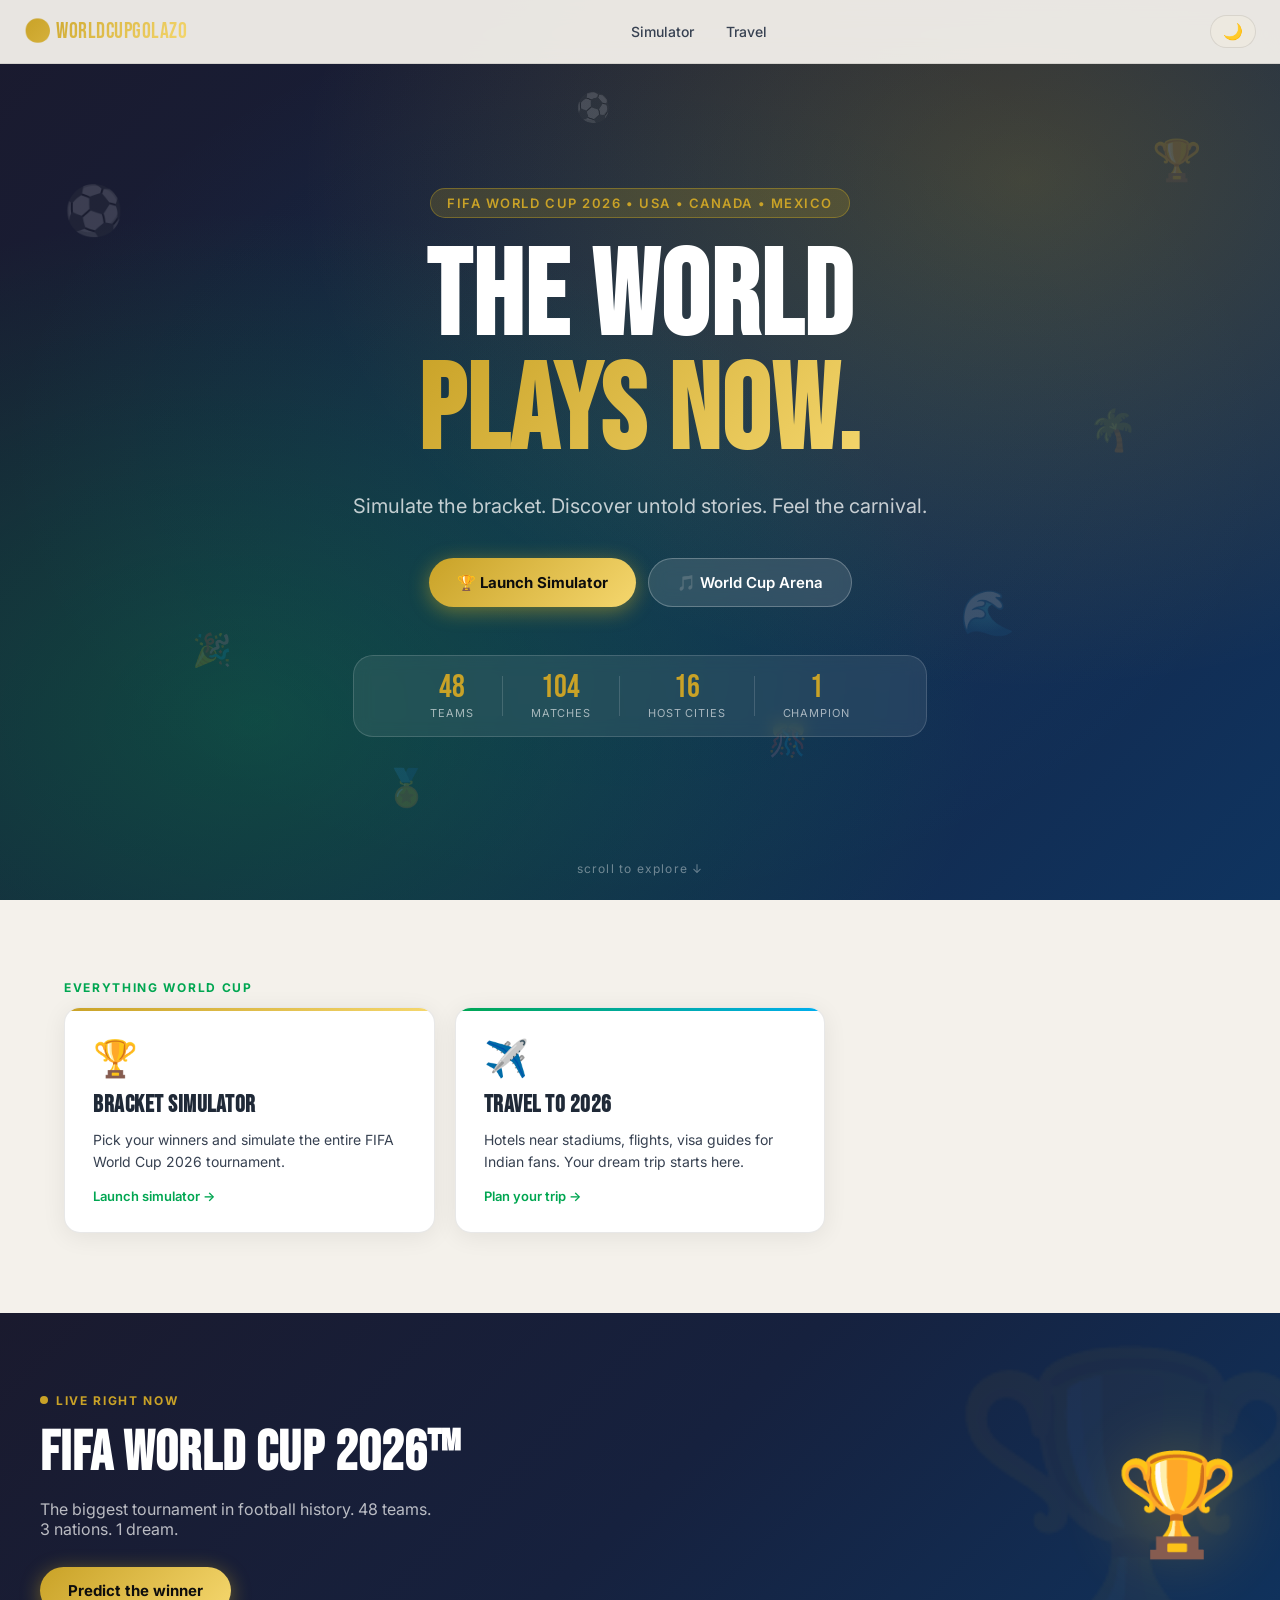
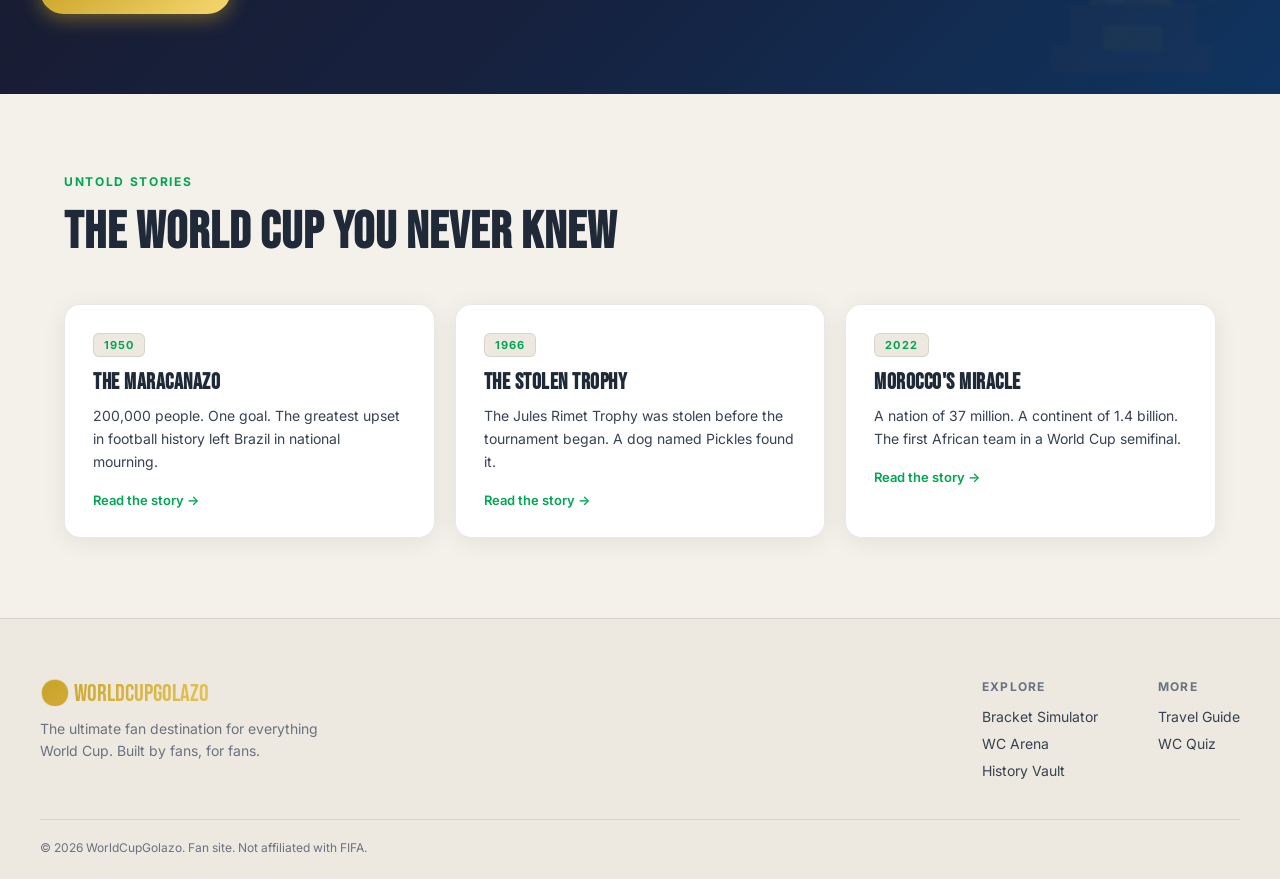
<file: index.html>
<!DOCTYPE html>
<html lang="en" data-theme="light">
<head>
  <meta charset="UTF-8">
  <meta name="viewport" content="width=device-width, initial-scale=1.0">
  <title>WorldCupGolazo – The Ultimate World Cup Experience</title>
  <meta name="description" content="Simulate the FIFA World Cup 2026 bracket, explore World Cup history, discover untold stories, and plan your match day trip. The ultimate fan destination.">
  <link rel="preconnect" href="https://fonts.googleapis.com">
  <link href="https://fonts.googleapis.com/css2?family=Bebas+Neue&family=Inter:wght@400;500;600;700&family=Playfair+Display:ital@1&display=swap" rel="stylesheet">
  <link rel="stylesheet" href="css/style.css">
</head>
<body>

 <!-- NAVBAR -->
  <nav class="navbar">
    <a href="index.html" class="nav-logo">⚽ WorldCupGolazo</a>
    <div class="nav-links">
      <a href="pages/simulator.html">Simulator</a>
      <!-- <a href="pages/arena.html">WC Arena</a> -->
      <!-- <a href="pages/history.html">History</a> -->
      <a href="pages/travel.html">Travel</a>
      <!-- <a href="pages/quiz.html">Quiz</a> -->
    </div>
    <button class="theme-toggle" id="themeToggle" aria-label="Toggle dark mode">🌙</button>
    <button class="nav-hamburger" id="hamburger">☰</button>
  </nav>

 <!-- MOBILE MENU -->
  <div class="mobile-menu" id="mobileMenu">
    <a href="pages/simulator.html">🏆 Simulator</a>
    <!-- <a href="pages/arena.html">🎵 WC Arena</a> -->
    <!-- <a href="pages/history.html">📖 History</a> -->
    <a href="pages/travel.html">✈️ Travel</a>
    <!-- <a href="pages/quiz.html">❓ Quiz</a> -->
  </div>
  
  <!-- HERO -->
  <section class="hero">
    <div class="hero-bg">
      <div class="hero-overlay"></div>
      <div class="floating-emojis">
        <span class="fe fe1">⚽</span>
        <span class="fe fe2">🏆</span>
        <span class="fe fe3">🎉</span>
        <span class="fe fe4">🌊</span>
        <span class="fe fe5">⚽</span>
        <span class="fe fe6">🎊</span>
        <span class="fe fe7">🏅</span>
        <span class="fe fe8">🌴</span>
      </div>
    </div>
    <div class="hero-content">
      <div class="hero-eyebrow">FIFA World Cup 2026 • USA • Canada • Mexico</div>
      <h1 class="hero-title">The World<br><span class="hero-accent">Plays Now.</span></h1>
      <p class="hero-sub">Simulate the bracket. Discover untold stories. Feel the carnival.</p>
      <div class="hero-ctas">
        <a href="pages/simulator.html" class="btn-primary">🏆 Launch Simulator</a>
        <a href="pages/arena.html" class="btn-secondary">🎵 World Cup Arena</a>
      </div>
      <div class="hero-stats">
        <div class="stat"><span class="stat-num">48</span><span class="stat-label">Teams</span></div>
        <div class="stat-divider"></div>
        <div class="stat"><span class="stat-num">104</span><span class="stat-label">Matches</span></div>
        <div class="stat-divider"></div>
        <div class="stat"><span class="stat-num">16</span><span class="stat-label">Host Cities</span></div>
        <div class="stat-divider"></div>
        <div class="stat"><span class="stat-num">1</span><span class="stat-label">Champion</span></div>
      </div>
    </div>
    <div class="hero-scroll">scroll to explore ↓</div>
  </section>

  <!-- FEATURE CARDS -->
  <section class="features">
    <div class="section-label">Everything World Cup</div>
    <div class="features-grid">

    <a href="pages/simulator.html" class="feature-card card-simulator">
        <div class="card-icon">🏆</div>
        <h3>Bracket Simulator</h3>
        <p>Pick your winners and simulate the entire FIFA World Cup 2026 tournament.</p>
        <span class="card-cta">Launch simulator →</span>
      </a>
      <a href="pages/travel.html" class="feature-card card-travel">
        <div class="card-icon">✈️</div>
        <h3>Travel to 2026</h3>
        <p>Hotels near stadiums, flights, visa guides for Indian fans. Your dream trip starts here.</p>
        <span class="card-cta">Plan your trip →</span>
      </a>
      <!-- <a href="pages/arena.html" class="feature-card card-arena">
        <div class="card-icon">🎵</div>
        <h3>World Cup Arena</h3>
        <p>Every official anthem, untold stories, and the music that made tournaments unforgettable.</p>
        <span class="card-cta">Enter the arena →</span>
      </a> -->
      <!-- <a href="pages/history.html" class="feature-card card-history">
        <div class="card-icon">📖</div>
        <h3>WC History Vault</h3>
        <p>From Uruguay 1930 to today. Every tournament, every miracle, every heartbreak.</p>
        <span class="card-cta">Explore history →</span>
      </a> -->
      <!-- <a href="pages/quiz.html" class="feature-card card-quiz">
        <div class="card-icon">❓</div>
        <h3>WC Quiz</h3>
        <p>Test your World Cup knowledge. From legends to lucky losers. How deep does your knowledge go?</p>
        <span class="card-cta">Take the quiz →</span>
      </a> -->
      <!-- <a href="pages/simulator.html" class="feature-card card-memes">
        <div class="card-icon">😂</div>
        <h3>Meme Zone</h3>
        <p>The funniest moments, biggest upsets, and meme-worthy goals in World Cup history.</p>
        <span class="card-cta">Get the laughs →</span>
      </a> -->
    </div>
  </section>

  <!-- TOURNAMENT BANNER -->
  <section class="tournament-banner">
    <div class="banner-content">
      <div class="banner-text">
        <div class="banner-eyebrow">Live Right Now</div>
        <h2>FIFA World Cup 2026™</h2>
        <p>The biggest tournament in football history. 48 teams. 3 nations. 1 dream.</p>
        <a href="pages/simulator.html" class="btn-primary">Predict the winner</a>
      </div>
      <div class="banner-visual">
        <div class="trophy-container">
          <div class="trophy-glow"></div>
          <div class="trophy-emoji">🏆</div>
        </div>
      </div>
    </div>
  </section>

  <!-- STORIES TEASER -->
  <section class="stories">
    <div class="section-label">Untold Stories</div>
    <h2 class="section-title">The World Cup You Never Knew</h2>
    <div class="stories-grid">
      <div class="story-card">
        <div class="story-tag">1950</div>
        <h4>The Maracanazo</h4>
        <p>200,000 people. One goal. The greatest upset in football history left Brazil in national mourning.</p>
        <a href="pages/history.html" class="story-link">Read the story →</a>
      </div>
      <div class="story-card">
        <div class="story-tag">1966</div>
        <h4>The Stolen Trophy</h4>
        <p>The Jules Rimet Trophy was stolen before the tournament began. A dog named Pickles found it.</p>
        <a href="pages/history.html" class="story-link">Read the story →</a>
      </div>
      <div class="story-card">
        <div class="story-tag">2022</div>
        <h4>Morocco's Miracle</h4>
        <p>A nation of 37 million. A continent of 1.4 billion. The first African team in a World Cup semifinal.</p>
        <a href="pages/history.html" class="story-link">Read the story →</a>
      </div>
    </div>
  </section>

  <!-- FOOTER -->
  <footer class="footer">
    <div class="footer-content">
      <div class="footer-brand">
        <span class="footer-logo">⚽ WorldCupGolazo</span>
        <p>The ultimate fan destination for everything World Cup. Built by fans, for fans.</p>
      </div>
      <div class="footer-links">
        <div class="footer-col">
          <h5>Explore</h5>
          <a href="pages/simulator.html">Bracket Simulator</a>
          <a href="pages/arena.html">WC Arena</a>
          <a href="pages/history.html">History Vault</a>
        </div>
        <div class="footer-col">
          <h5>More</h5>
          <a href="pages/travel.html">Travel Guide</a>
          <a href="pages/quiz.html">WC Quiz</a>
        </div>
      </div>
    </div>
    <div class="footer-bottom">
      <p>© 2026 WorldCupGolazo. Fan site. Not affiliated with FIFA.</p>
    </div>
  </footer>

  <script src="js/main.js"></script>
</body>
</html>
</file>
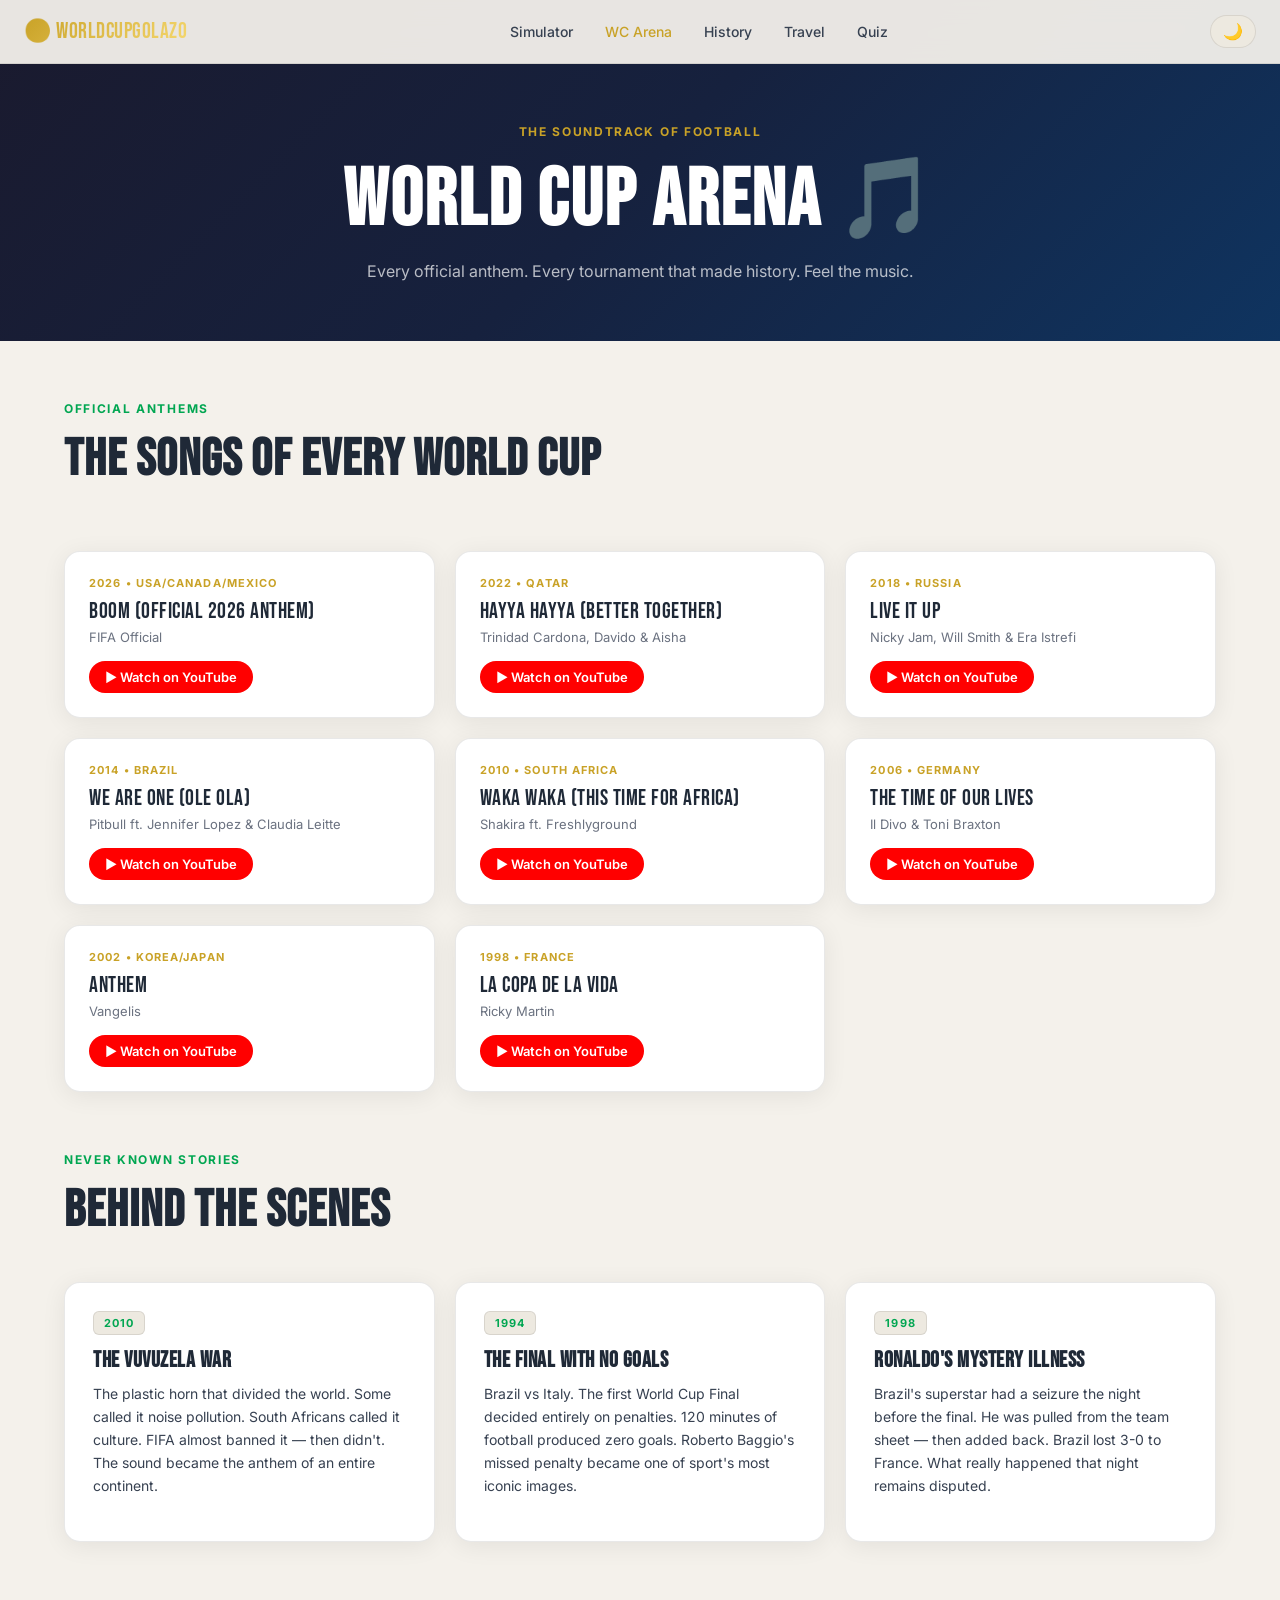
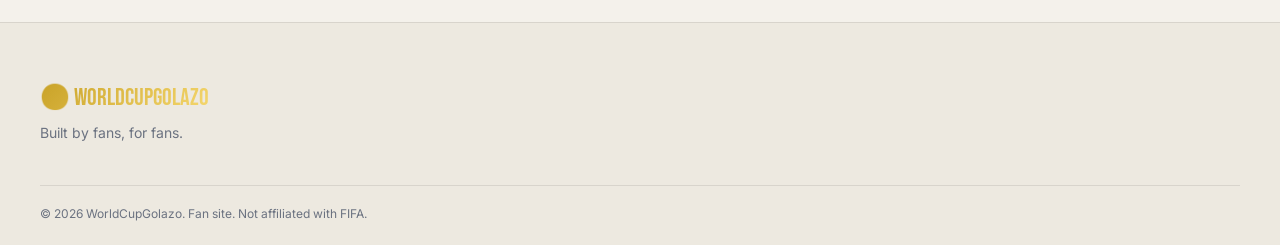
<file: pages/arena.html>
<!DOCTYPE html>
<html lang="en" data-theme="light">
<head>
  <meta charset="UTF-8">
  <meta name="viewport" content="width=device-width, initial-scale=1.0">
  <title>World Cup Arena – WorldCupGolazo</title>
  <meta name="description" content="Every official World Cup anthem, untold stories, and the music that made tournaments unforgettable.">
  <link rel="preconnect" href="https://fonts.googleapis.com">
  <link href="https://fonts.googleapis.com/css2?family=Bebas+Neue&family=Inter:wght@400;500;600;700&display=swap" rel="stylesheet">
  <link rel="stylesheet" href="../css/style.css">
  <style>
    .page-hero {
      background: var(--grad-hero);
      padding: calc(var(--nav-h) + 60px) 24px 60px;
      text-align: center;
    }
    .page-hero h1 {
      font-family: var(--font-display);
      font-size: clamp(48px, 8vw, 80px);
      color: #fff;
      letter-spacing: 2px;
      margin-bottom: 12px;
    }
    .page-hero p { color: rgba(255,255,255,0.7); font-size: 16px; }
    .arena-grid {
      max-width: 1200px;
      margin: 60px auto;
      padding: 0 24px;
      display: grid;
      grid-template-columns: repeat(auto-fill, minmax(300px, 1fr));
      gap: 20px;
    }
    .song-card {
      background: var(--bg-card);
      border: 1px solid var(--border);
      border-radius: var(--radius);
      padding: 24px;
      box-shadow: var(--shadow);
      transition: all 0.25s;
    }
    .song-card:hover { transform: translateY(-3px); box-shadow: var(--shadow-hover); }
    .song-year { font-size: 11px; font-weight: 700; color: var(--gold); letter-spacing: 0.1em; text-transform: uppercase; margin-bottom: 8px; }
    .song-title { font-family: var(--font-display); font-size: 22px; color: var(--text-primary); margin-bottom: 4px; letter-spacing: 0.5px; }
    .song-artist { font-size: 13px; color: var(--text-muted); margin-bottom: 16px; }
    .song-link {
      display: inline-flex;
      align-items: center;
      gap: 6px;
      background: #FF0000;
      color: #fff;
      font-size: 13px;
      font-weight: 600;
      padding: 8px 16px;
      border-radius: 20px;
      transition: opacity 0.2s;
    }
    .song-link:hover { opacity: 0.85; }
    .section-header { max-width: 1200px; margin: 0 auto; padding: 60px 24px 0; }
    .stories-section { max-width: 1200px; margin: 0 auto; padding: 0 24px 80px; }
  </style>
</head>
<body>
  <nav class="navbar">
    <a href="../index.html" class="nav-logo">⚽ WorldCupGolazo</a>
    <div class="nav-links">
      <a href="simulator.html">Simulator</a>
      <a href="arena.html" style="color: var(--gold)">WC Arena</a>
      <a href="history.html">History</a>
      <a href="travel.html">Travel</a>
      <a href="quiz.html">Quiz</a>
    </div>
    <button class="theme-toggle" id="themeToggle">🌙</button>
    <button class="nav-hamburger" id="hamburger">☰</button>
  </nav>

  <div class="mobile-menu" id="mobileMenu">
    <a href="../index.html">🏠 Home</a>
    <a href="simulator.html">🏆 Simulator</a>
    <a href="arena.html">🎵 WC Arena</a>
    <a href="history.html">📖 History</a>
    <a href="travel.html">✈️ Travel</a>
    <a href="quiz.html">❓ Quiz</a>
  </div>

  <div class="page-hero">
    <div style="font-size:12px;font-weight:700;letter-spacing:0.14em;text-transform:uppercase;color:var(--gold);margin-bottom:12px;">The Soundtrack of Football</div>
    <h1>World Cup Arena 🎵</h1>
    <p>Every official anthem. Every tournament that made history. Feel the music.</p>
  </div>

  <div class="section-header">
    <div class="section-label">Official Anthems</div>
    <h2 class="section-title">The Songs of Every World Cup</h2>
  </div>

  <div class="arena-grid">
    <div class="song-card">
      <div class="song-year">2026 • USA/Canada/Mexico</div>
      <div class="song-title">BOOM (Official 2026 Anthem)</div>
      <div class="song-artist">FIFA Official</div>
      <a href="https://www.youtube.com/results?search_query=FIFA+World+Cup+2026+official+anthem" target="_blank" rel="noopener" class="song-link">▶ Watch on YouTube</a>
    </div>
    <div class="song-card">
      <div class="song-year">2022 • Qatar</div>
      <div class="song-title">Hayya Hayya (Better Together)</div>
      <div class="song-artist">Trinidad Cardona, Davido & Aisha</div>
      <a href="https://www.youtube.com/watch?v=OejgSMkgW5Q" target="_blank" rel="noopener" class="song-link">▶ Watch on YouTube</a>
    </div>
    <div class="song-card">
      <div class="song-year">2018 • Russia</div>
      <div class="song-title">Live It Up</div>
      <div class="song-artist">Nicky Jam, Will Smith & Era Istrefi</div>
      <a href="https://www.youtube.com/watch?v=SXqDMOeVkdo" target="_blank" rel="noopener" class="song-link">▶ Watch on YouTube</a>
    </div>
    <div class="song-card">
      <div class="song-year">2014 • Brazil</div>
      <div class="song-title">We Are One (Ole Ola)</div>
      <div class="song-artist">Pitbull ft. Jennifer Lopez & Claudia Leitte</div>
      <a href="https://www.youtube.com/watch?v=TgUi0GCNtHo" target="_blank" rel="noopener" class="song-link">▶ Watch on YouTube</a>
    </div>
    <div class="song-card">
      <div class="song-year">2010 • South Africa</div>
      <div class="song-title">Waka Waka (This Time for Africa)</div>
      <div class="song-artist">Shakira ft. Freshlyground</div>
      <a href="https://www.youtube.com/watch?v=pRpeEdMmmQ0" target="_blank" rel="noopener" class="song-link">▶ Watch on YouTube</a>
    </div>
    <div class="song-card">
      <div class="song-year">2006 • Germany</div>
      <div class="song-title">The Time of Our Lives</div>
      <div class="song-artist">Il Divo & Toni Braxton</div>
      <a href="https://www.youtube.com/results?search_query=The+Time+of+Our+Lives+FIFA+2006" target="_blank" rel="noopener" class="song-link">▶ Watch on YouTube</a>
    </div>
    <div class="song-card">
      <div class="song-year">2002 • Korea/Japan</div>
      <div class="song-title">Anthem</div>
      <div class="song-artist">Vangelis</div>
      <a href="https://www.youtube.com/results?search_query=Vangelis+FIFA+World+Cup+2002+Anthem" target="_blank" rel="noopener" class="song-link">▶ Watch on YouTube</a>
    </div>
    <div class="song-card">
      <div class="song-year">1998 • France</div>
      <div class="song-title">La Copa de la Vida</div>
      <div class="song-artist">Ricky Martin</div>
      <a href="https://www.youtube.com/results?search_query=Ricky+Martin+La+Copa+de+la+Vida+1998" target="_blank" rel="noopener" class="song-link">▶ Watch on YouTube</a>
    </div>
  </div>

  <div class="stories-section">
    <div class="section-label">Never Known Stories</div>
    <h2 class="section-title">Behind the Scenes</h2>
    <div class="stories-grid" style="margin-top:32px;">
      <div class="story-card">
        <div class="story-tag">2010</div>
        <h4>The Vuvuzela War</h4>
        <p>The plastic horn that divided the world. Some called it noise pollution. South Africans called it culture. FIFA almost banned it — then didn't. The sound became the anthem of an entire continent.</p>
      </div>
      <div class="story-card">
        <div class="story-tag">1994</div>
        <h4>The Final With No Goals</h4>
        <p>Brazil vs Italy. The first World Cup Final decided entirely on penalties. 120 minutes of football produced zero goals. Roberto Baggio's missed penalty became one of sport's most iconic images.</p>
      </div>
      <div class="story-card">
        <div class="story-tag">1998</div>
        <h4>Ronaldo's Mystery Illness</h4>
        <p>Brazil's superstar had a seizure the night before the final. He was pulled from the team sheet — then added back. Brazil lost 3-0 to France. What really happened that night remains disputed.</p>
      </div>
    </div>
  </div>

  <footer class="footer">
    <div class="footer-content">
      <div class="footer-brand">
        <span class="footer-logo">⚽ WorldCupGolazo</span>
        <p>Built by fans, for fans.</p>
      </div>
    </div>
    <div class="footer-bottom"><p>© 2026 WorldCupGolazo. Fan site. Not affiliated with FIFA.</p></div>
  </footer>

  <script src="../js/main.js"></script>
</body>
</html>
</file>
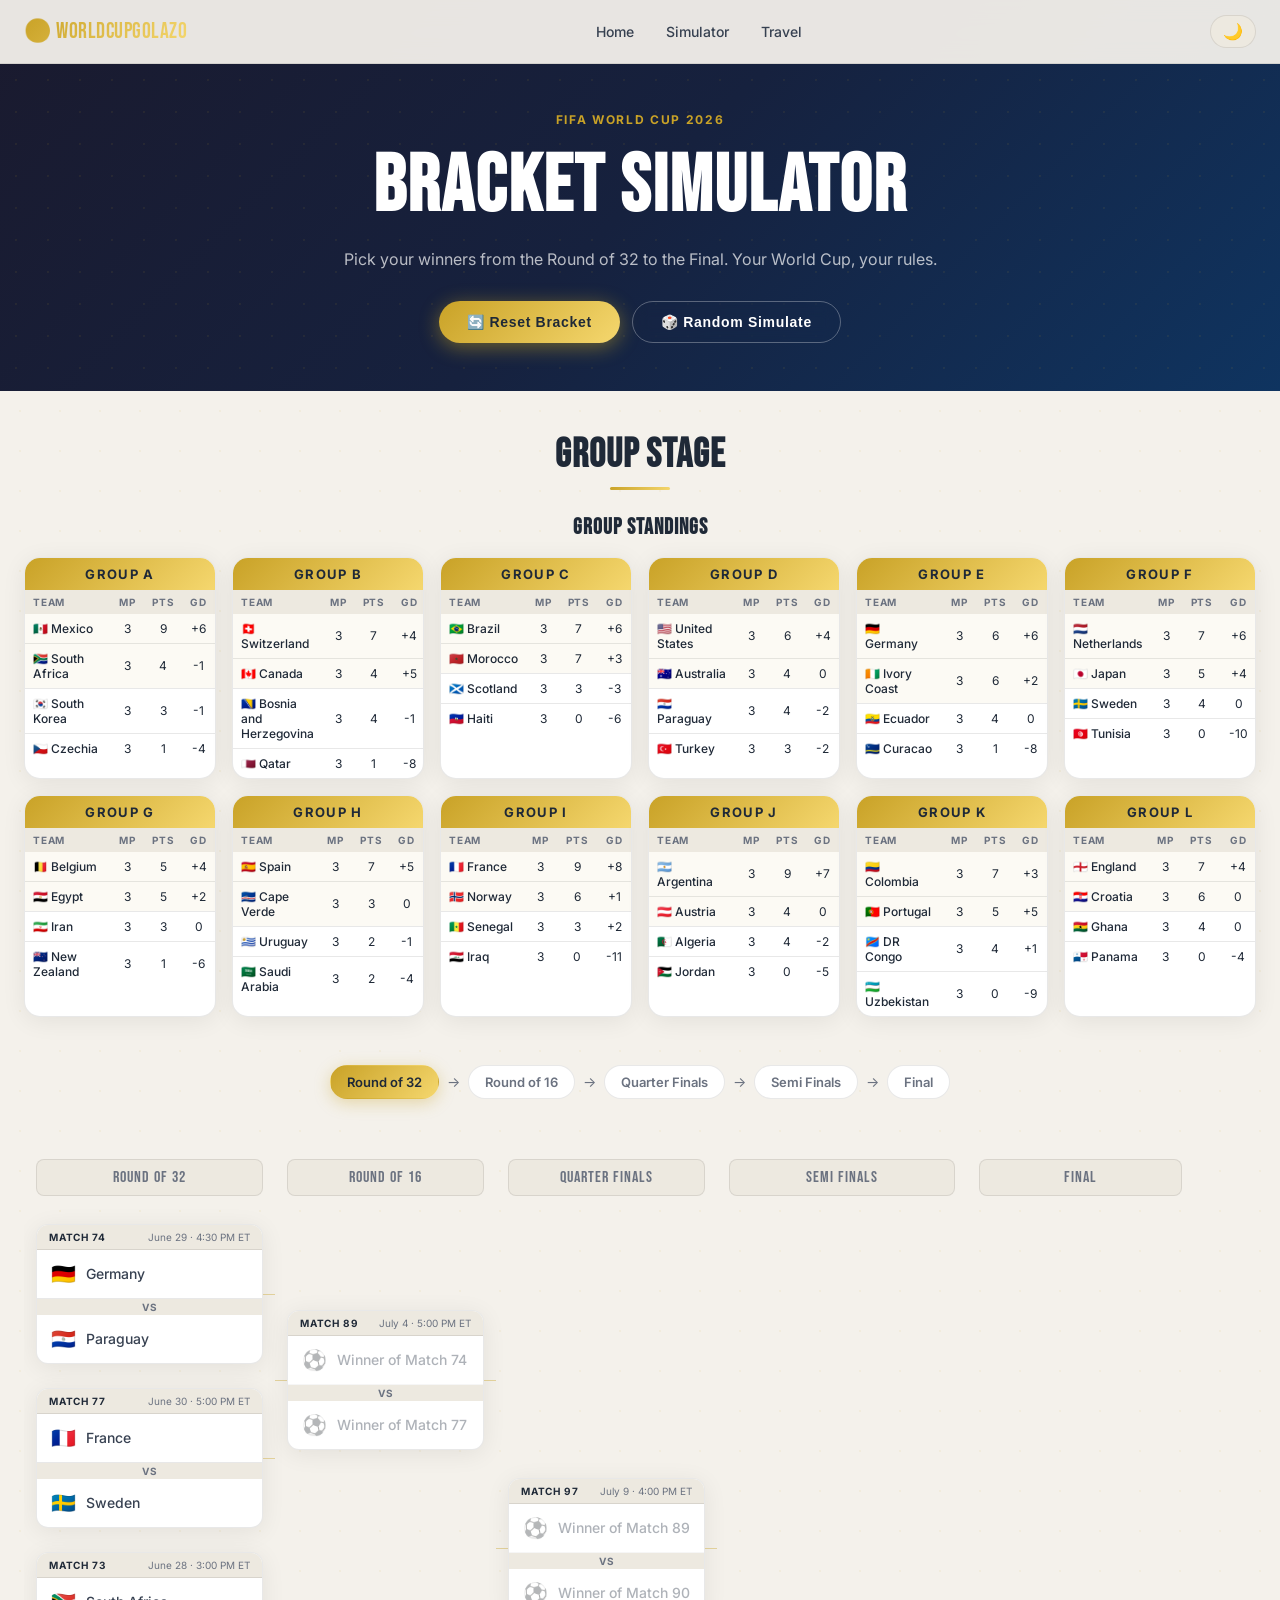
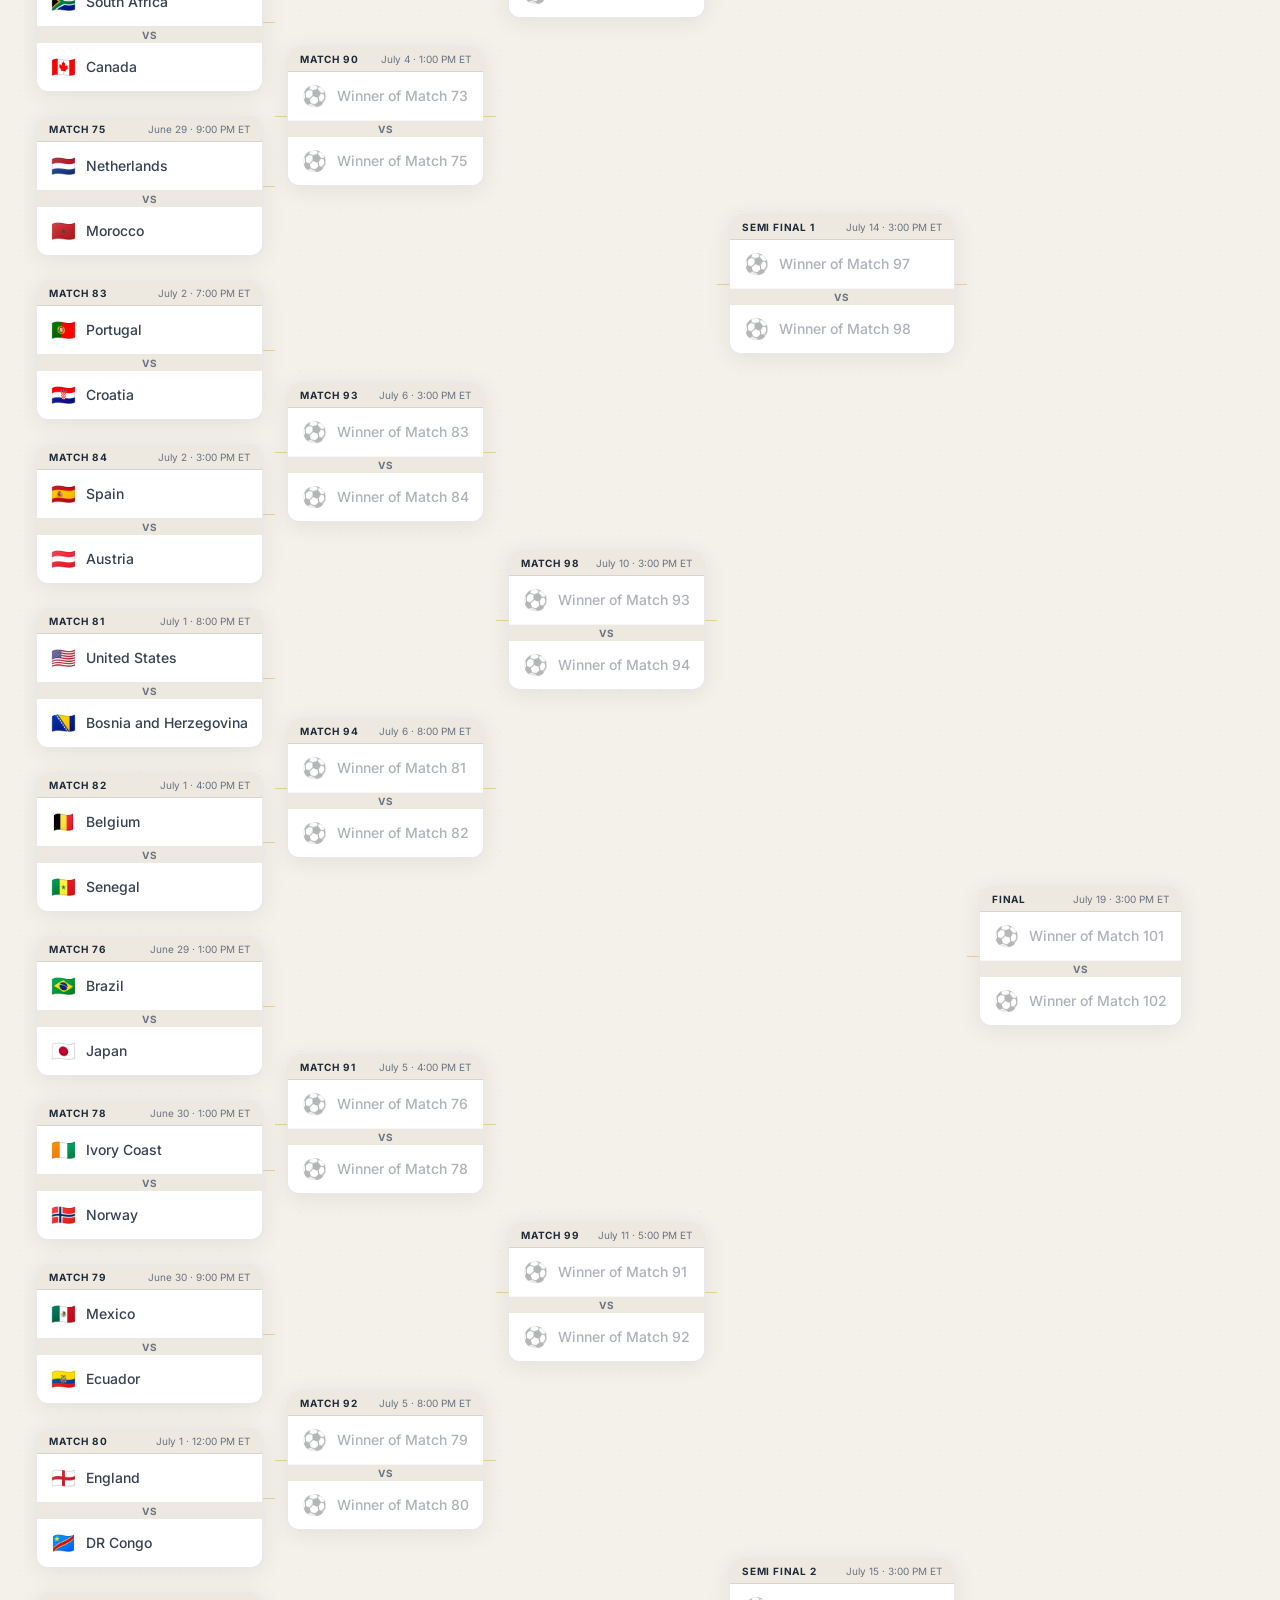
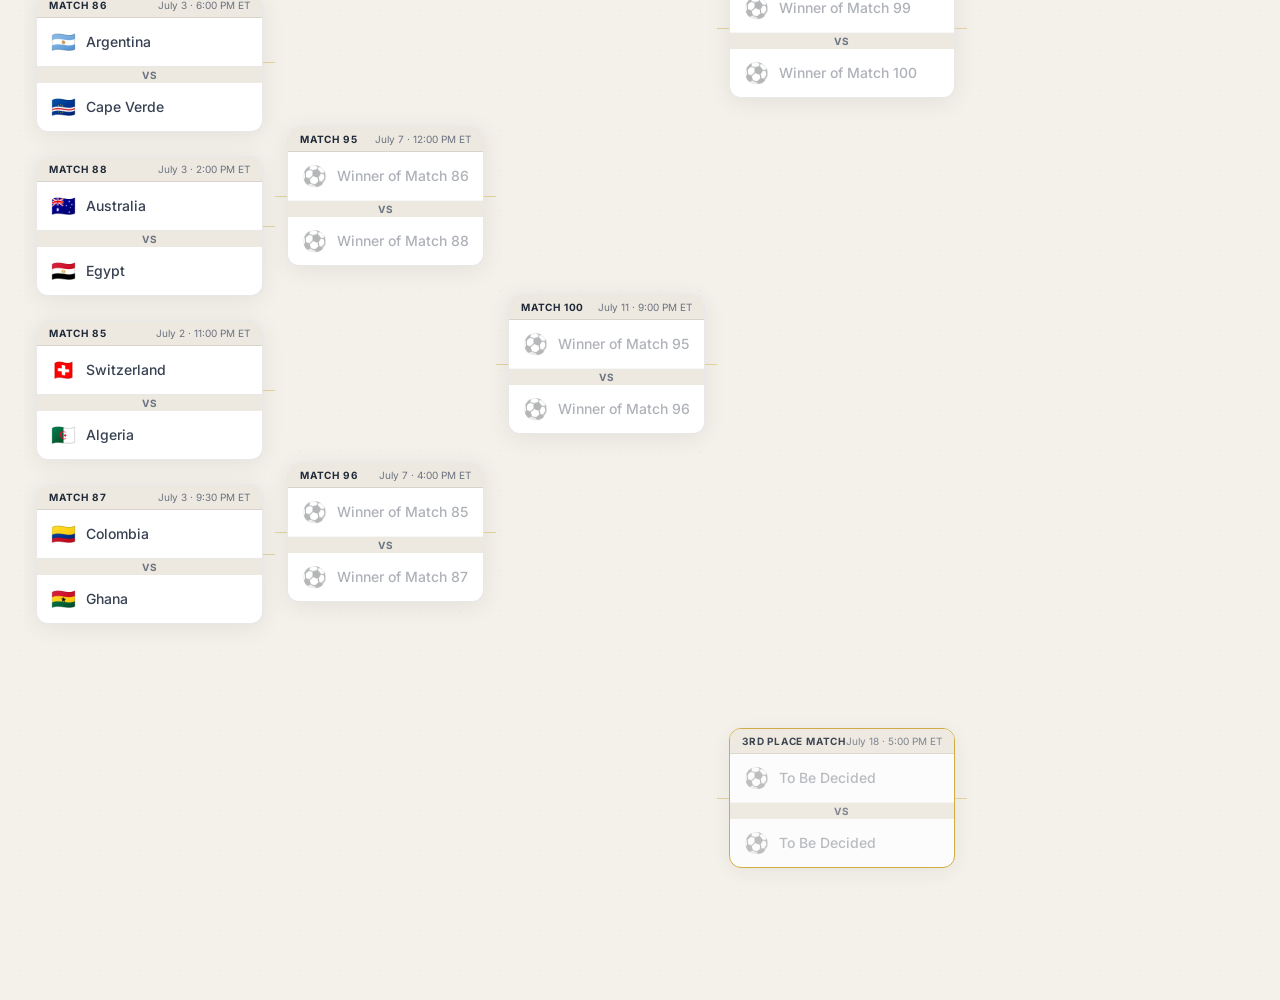
<file: pages/simulator.html>
<!DOCTYPE html>
<html lang="en" data-theme="light">
<head>
  <meta charset="UTF-8">
  <meta name="viewport" content="width=device-width, initial-scale=1.0">
  <title>World Cup 2026 Bracket Simulator – WorldCupGolazo</title>
  <meta name="description" content="Simulate the FIFA World Cup 2026 bracket. Pick winners from Group Stage to the Final. Who wins in your world?">
  <link rel="preconnect" href="https://fonts.googleapis.com">
  <link href="https://fonts.googleapis.com/css2?family=Bebas+Neue&family=Inter:wght@400;500;600;700&display=swap" rel="stylesheet">
  <link rel="stylesheet" href="../css/style.css">
  <link rel="stylesheet" href="../css/simulator.css">
</head>
<body>

  <!-- NAVBAR -->
  <nav class="navbar">
    <a href="../index.html" class="nav-logo">⚽ WorldCupGolazo</a>
   <div class="nav-links">
  <a href="../index.html">Home</a>
  <a href="simulator.html">Simulator</a>
  <!-- <a href="arena.html">WC Arena</a> -->
  <!-- <a href="history.html">History</a> -->
  <a href="travel.html">Travel</a>
  <!-- <a href="quiz.html">Quiz</a> -->
</div>
    <button class="theme-toggle" id="themeToggle" aria-label="Toggle dark mode">🌙</button>
    <button class="nav-hamburger" id="hamburger">☰</button>
  </nav>

  <div class="mobile-menu" id="mobileMenu">
    <a href="../index.html">🏠 Home</a>
    <a href="simulator.html">🏆 Simulator</a>
    <a href="arena.html">🎵 WC Arena</a>
    <a href="history.html">📖 History</a>
    <a href="travel.html">✈️ Travel</a>
    <a href="quiz.html">❓ Quiz</a>
  </div>

  <!-- SIMULATOR HEADER -->
  <div class="sim-header">
    <div class="sim-header-inner">
      <div class="sim-eyebrow">FIFA World Cup 2026</div>
      <h1 class="sim-title">Bracket Simulator</h1>
      <p class="sim-sub">Pick your winners from the Round of 32 to the Final. Your World Cup, your rules.</p>
      <div class="sim-actions">
        <button class="btn-primary" id="resetBtn">🔄 Reset Bracket</button>
        <button class="btn-secondary" id="randomBtn">🎲 Random Simulate</button>
      </div>
    </div>
  </div>

  <!-- SIMULATOR MAIN -->
 <div class="sim-container">
    <!-- GROUP STAGE -->
   <div class="group-stage-section" id="groupStageSection">
    <h2 class="section-title">Group Stage</h2>
    <div class="standings-section" id="standingsSection">
      <h3>Group Standings</h3>
      <div id="standingsContainer"></div>
    </div>
  </div>
    <!-- PROGRESS -->
    <div class="sim-progress">
      <div class="progress-step active" id="step-r32">Round of 32</div>
      <div class="progress-arrow">→</div>
      <div class="progress-step" id="step-r16">Round of 16</div>
      <div class="progress-arrow">→</div>
      <div class="progress-step" id="step-qf">Quarter Finals</div>
      <div class="progress-arrow">→</div>
      <div class="progress-step" id="step-sf">Semi Finals</div>
      <div class="progress-arrow">→</div>
      <div class="progress-step" id="step-f">Final</div>
    </div>

    <!-- BRACKET -->
    <div class="bracket-wrapper">
  <div class="bracket" id="bracket"></div>
</div>

    <!-- CHAMPION DISPLAY -->
    <div class="champion-display" id="championDisplay" style="display:none;">
      <div class="champion-inner">
        <div class="champion-trophy">🏆</div>
        <div class="champion-label">Your World Cup Champion</div>
        <div class="champion-name" id="championName"></div>
        <div class="champion-flag" id="championFlag"></div>
        <button class="btn-primary" onclick="shareResult()">📤 Share Your Prediction</button>
      </div>
    </div>

  </div>

  <script src="../js/groups.js"></script>
<script src="../js/matches.js"></script>
<script src="../js/knockouts.js"></script>
<script src="../js/main.js"></script>
<script src="../js/simulator.js"></script>
</body>
</html>
</file>
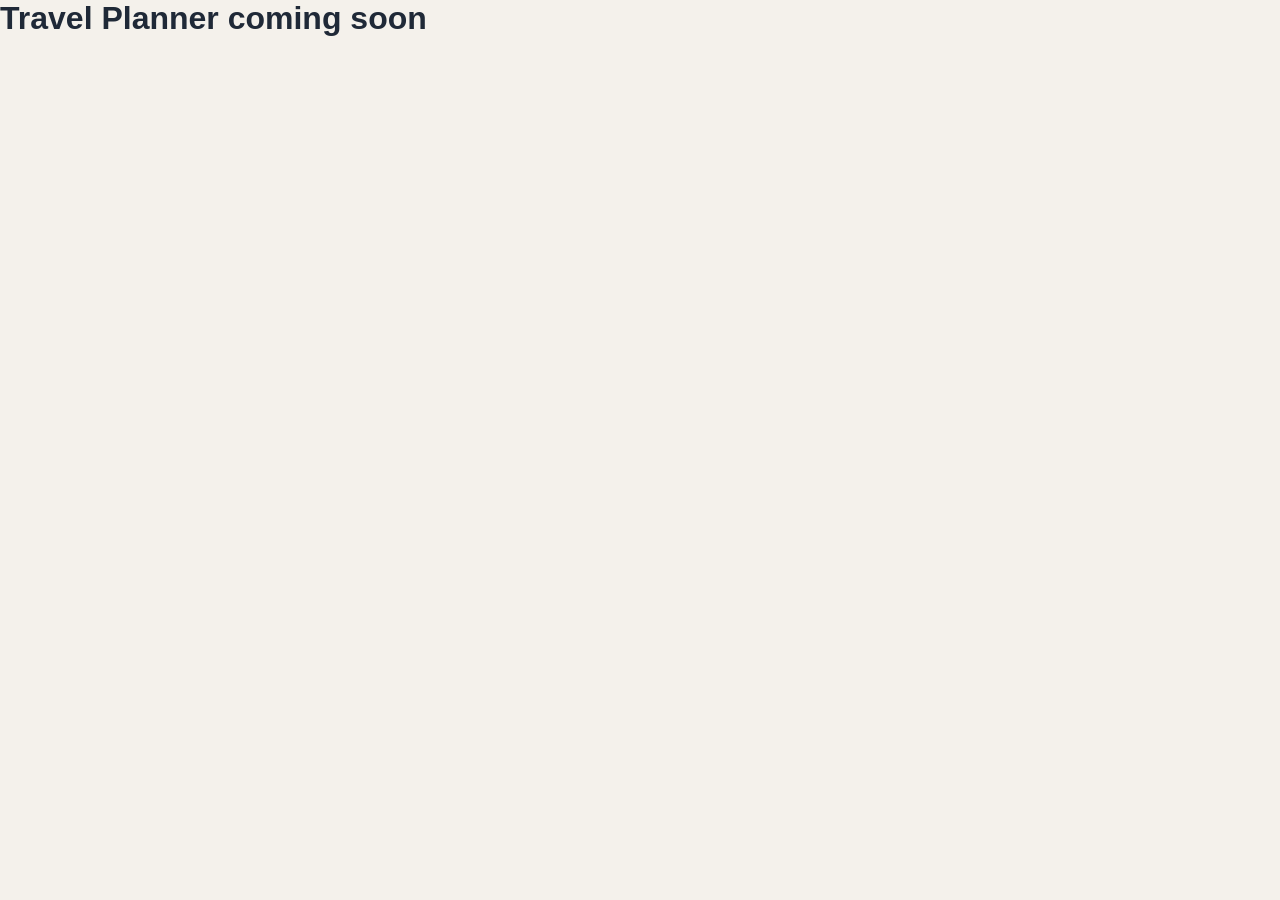
<file: pages/travel.html>
<!DOCTYPE html>
<html lang="en">
<head>
  <meta charset="UTF-8">
  <meta name="viewport" content="width=device-width, initial-scale=1.0">
  <title>Travel to WC 2026 | WorldCupGolazo</title>
  <link rel="stylesheet" href="../css/style.css">
</head>
<body>
  <h1>Travel Planner coming soon</h1>
</body>
</html>
</file>
<file: css/style.css>
/* ============================================
   WORLDCUPGOLAZO — Festival Theme CSS
   Light & Dark Mode with Football/Beach Vibes
   ============================================ */

:root {
  /* LIGHT MODE */
  --bg-primary: #f4f1eb;
  --bg-secondary: #ede9e0;
  --bg-card: #ffffff;
  --bg-nav: rgba(244, 241, 235, 0.95);
  --text-primary: #1f2937;
  --text-secondary: #374151;
  --text-muted: #6b7280;
  --border: rgba(0,0,0,0.09);
  --shadow: 0 4px 24px rgba(0,0,0,0.07);
  --shadow-hover: 0 8px 40px rgba(0,0,0,0.13);
  /* BRAND */
  --gold: #c9a227;
  --gold-light: #f5d76e;
  --gold-dark: #a07d10;
  --green: #00A651;
  --green-dark: #007A3D;
  --red: #E8353A;
  --sky: #00AEEF;
  /* GRADIENTS */
  --grad-hero: linear-gradient(135deg, #1a1a2e 0%, #16213e 50%, #0f3460 100%);
  --grad-gold: linear-gradient(135deg, #c9a227, #f5d76e);
  --grad-carnival: linear-gradient(135deg, #c9a227, #f5d76e, #c9a227);
  /* TYPOGRAPHY */
  --font-display: 'Bebas Neue', sans-serif;
  --font-body: 'Inter', sans-serif;
  --font-italic: 'Playfair Display', serif;
  /* SPACING */
  --nav-h: 64px;
  --radius: 16px;
  --radius-sm: 8px;
}

[data-theme="dark"] {
  --bg-primary: #0f172a;
  --bg-secondary: #1e293b;
  --bg-card: #1e293b;
  --bg-nav: rgba(15, 23, 42, 0.95);
  --text-primary: #f1f5f9;
  --text-secondary: #cbd5e1;
  --text-muted: #64748b;
  --border: rgba(255,255,255,0.08);
  --shadow: 0 4px 24px rgba(0,0,0,0.4);
  --shadow-hover: 0 8px 40px rgba(0,0,0,0.6);
}

/* ============ RESET & BASE ============ */
*, *::before, *::after { box-sizing: border-box; margin: 0; padding: 0; }

html { scroll-behavior: smooth; }

body {
  font-family: var(--font-body);
  background: var(--bg-primary);
  color: var(--text-primary);
  transition: background 0.3s ease, color 0.3s ease;
  overflow-x: hidden;
}

a { text-decoration: none; color: inherit; }

img { max-width: 100%; display: block; }

/* ============ NAVBAR ============ */
.navbar {
  position: fixed;
  top: 0; left: 0; right: 0;
  height: var(--nav-h);
  background: var(--bg-nav);
  backdrop-filter: blur(12px);
  -webkit-backdrop-filter: blur(12px);
  border-bottom: 1px solid var(--border);
  display: flex;
  align-items: center;
  justify-content: space-between;
  padding: 0 24px;
  z-index: 1000;
  gap: 16px;
}

.nav-logo {
  font-family: var(--font-display);
  font-size: 22px;
  letter-spacing: 0.5px;
  background: var(--grad-gold);
  -webkit-background-clip: text;
  -webkit-text-fill-color: transparent;
  background-clip: text;
  white-space: nowrap;
}

.nav-links {
  display: flex;
  align-items: center;
  gap: 4px;
}

.nav-links a {
  font-size: 14px;
  font-weight: 500;
  color: var(--text-secondary);
  padding: 6px 14px;
  border-radius: 20px;
  transition: all 0.2s;
}

.nav-links a:hover {
  color: var(--text-primary);
  background: var(--bg-secondary);
}

.theme-toggle {
  background: var(--bg-secondary);
  border: 1px solid var(--border);
  border-radius: 20px;
  padding: 6px 12px;
  cursor: pointer;
  font-size: 16px;
  transition: all 0.2s;
  color: var(--text-primary);
}

.theme-toggle:hover { transform: scale(1.1); }

.nav-hamburger {
  display: none;
  background: none;
  border: none;
  font-size: 22px;
  cursor: pointer;
  color: var(--text-primary);
}

/* ============ MOBILE MENU ============ */
.mobile-menu {
  display: none;
  position: fixed;
  top: var(--nav-h);
  left: 0; right: 0;
  background: var(--bg-nav);
  backdrop-filter: blur(12px);
  border-bottom: 1px solid var(--border);
  flex-direction: column;
  padding: 12px 24px 20px;
  gap: 4px;
  z-index: 999;
}

.mobile-menu.open { display: flex; }

.mobile-menu a {
  font-size: 16px;
  font-weight: 500;
  padding: 12px 16px;
  border-radius: var(--radius-sm);
  color: var(--text-primary);
  transition: background 0.2s;
}

.mobile-menu a:hover { background: var(--bg-secondary); }

/* ============ HERO ============ */
.hero {
  position: relative;
  min-height: 100vh;
  display: flex;
  flex-direction: column;
  align-items: center;
  justify-content: center;
  padding: calc(var(--nav-h) + 40px) 24px 80px;
  overflow: hidden;
}

.hero-bg {
  position: absolute;
  inset: 0;
  background: var(--grad-hero);
  z-index: 0;
}

.hero-overlay {
  position: absolute;
  inset: 0;
  background:
    radial-gradient(ellipse at 20% 80%, rgba(0,166,81,0.3) 0%, transparent 50%),
    radial-gradient(ellipse at 80% 20%, rgba(245,197,24,0.2) 0%, transparent 50%),
    radial-gradient(ellipse at 50% 50%, rgba(0,174,239,0.1) 0%, transparent 70%);
}

/* Floating football/beach emojis */
.floating-emojis {
  position: absolute;
  inset: 0;
  pointer-events: none;
}

.fe {
  position: absolute;
  font-size: 32px;
  opacity: 0.15;
  animation: floatUp 8s infinite ease-in-out;
}

.fe1 { left: 5%; top: 20%; animation-delay: 0s; font-size: 48px; }
.fe2 { left: 90%; top: 15%; animation-delay: 1s; font-size: 40px; }
.fe3 { left: 15%; top: 70%; animation-delay: 2s; }
.fe4 { left: 75%; top: 65%; animation-delay: 3s; font-size: 44px; }
.fe5 { left: 45%; top: 10%; animation-delay: 0.5s; font-size: 28px; }
.fe6 { left: 60%; top: 80%; animation-delay: 1.5s; }
.fe7 { left: 30%; top: 85%; animation-delay: 2.5s; font-size: 36px; }
.fe8 { left: 85%; top: 45%; animation-delay: 3.5s; font-size: 40px; }

@keyframes floatUp {
  0%, 100% { transform: translateY(0) rotate(0deg); opacity: 0.15; }
  50% { transform: translateY(-20px) rotate(10deg); opacity: 0.25; }
}

.hero-content {
  position: relative;
  z-index: 1;
  text-align: center;
  max-width: 700px;
}

.hero-eyebrow {
  display: inline-block;
  font-size: 13px;
  font-weight: 600;
  letter-spacing: 0.12em;
  text-transform: uppercase;
  color: var(--gold);
  background: rgba(245,197,24,0.15);
  border: 1px solid rgba(245,197,24,0.3);
  padding: 6px 16px;
  border-radius: 20px;
  margin-bottom: 24px;
}

.hero-title {
  font-family: var(--font-display);
  font-size: clamp(64px, 12vw, 120px);
  line-height: 0.95;
  color: #FFFFFF;
  letter-spacing: 2px;
  margin-bottom: 20px;
}

.hero-accent {
  background: var(--grad-gold);
  -webkit-background-clip: text;
  -webkit-text-fill-color: transparent;
  background-clip: text;
}

.hero-sub {
  font-size: clamp(16px, 2.5vw, 20px);
  color: rgba(255,255,255,0.75);
  margin-bottom: 36px;
  line-height: 1.6;
}

.hero-ctas {
  display: flex;
  gap: 12px;
  justify-content: center;
  flex-wrap: wrap;
  margin-bottom: 48px;
}

.btn-primary {
  display: inline-flex;
  align-items: center;
  gap: 8px;
  background: var(--grad-gold);
  color: #0D0D0D;
  font-weight: 700;
  font-size: 15px;
  padding: 14px 28px;
  border-radius: 30px;
  transition: all 0.2s;
  box-shadow: 0 4px 20px rgba(245,197,24,0.4);
}

.btn-primary:hover {
  transform: translateY(-2px);
  box-shadow: 0 8px 30px rgba(245,197,24,0.5);
}

.btn-secondary {
  display: inline-flex;
  align-items: center;
  gap: 8px;
  background: rgba(255,255,255,0.12);
  color: #FFFFFF;
  font-weight: 600;
  font-size: 15px;
  padding: 14px 28px;
  border-radius: 30px;
  border: 1px solid rgba(255,255,255,0.25);
  transition: all 0.2s;
  backdrop-filter: blur(8px);
}

.btn-secondary:hover {
  background: rgba(255,255,255,0.2);
  transform: translateY(-2px);
}

.hero-stats {
  display: flex;
  align-items: center;
  justify-content: center;
  gap: 0;
  background: rgba(255,255,255,0.08);
  border: 1px solid rgba(255,255,255,0.15);
  border-radius: 20px;
  padding: 16px 32px;
  backdrop-filter: blur(8px);
  flex-wrap: wrap;
  gap: 8px;
}

.stat {
  display: flex;
  flex-direction: column;
  align-items: center;
  padding: 0 20px;
}

.stat-num {
  font-family: var(--font-display);
  font-size: 32px;
  color: var(--gold);
  line-height: 1;
}

.stat-label {
  font-size: 11px;
  color: rgba(255,255,255,0.6);
  text-transform: uppercase;
  letter-spacing: 0.08em;
  margin-top: 2px;
}

.stat-divider {
  width: 1px;
  height: 40px;
  background: rgba(255,255,255,0.15);
}

.hero-scroll {
  position: absolute;
  bottom: 24px;
  left: 50%;
  transform: translateX(-50%);
  font-size: 12px;
  color: rgba(255,255,255,0.4);
  letter-spacing: 0.1em;
  animation: bounce 2s infinite;
  z-index: 1;
}

@keyframes bounce {
  0%, 100% { transform: translateX(-50%) translateY(0); }
  50% { transform: translateX(-50%) translateY(6px); }
}

/* ============ FEATURES ============ */
.features {
  padding: 80px 24px;
  max-width: 1200px;
  margin: 0 auto;
}

.section-label {
  font-size: 12px;
  font-weight: 700;
  letter-spacing: 0.14em;
  text-transform: uppercase;
  color: var(--green);
  margin-bottom: 12px;
}

.section-title {
  font-family: var(--font-display);
  font-size: clamp(32px, 5vw, 52px);
  color: var(--text-primary);
  margin-bottom: 40px;
  letter-spacing: 1px;
}

.features-grid {
  display: grid;
  grid-template-columns: repeat(auto-fill, minmax(320px, 1fr));
  gap: 20px;
}

.feature-card {
  display: flex;
  flex-direction: column;
  gap: 10px;
  padding: 28px;
  background: var(--bg-card);
  border: 1px solid var(--border);
  border-radius: var(--radius);
  box-shadow: var(--shadow);
  transition: all 0.25s ease;
  cursor: pointer;
  position: relative;
  overflow: hidden;
}

.feature-card::before {
  content: '';
  position: absolute;
  top: 0; left: 0; right: 0;
  height: 3px;
  border-radius: var(--radius) var(--radius) 0 0;
}

.card-simulator::before { background: var(--grad-gold); }
.card-arena::before { background: linear-gradient(90deg, var(--sky), var(--green)); }
.card-history::before { background: linear-gradient(90deg, var(--red), var(--coral)); }
.card-travel::before { background: linear-gradient(90deg, var(--green), var(--sky)); }
.card-quiz::before { background: linear-gradient(90deg, #9B59B6, var(--sky)); }
.card-memes::before { background: linear-gradient(90deg, var(--coral), var(--gold)); }

.feature-card:hover {
  transform: translateY(-4px);
  box-shadow: var(--shadow-hover);
  border-color: rgba(245,197,24,0.3);
}

.card-icon { font-size: 36px; }

.feature-card h3 {
  font-family: var(--font-display);
  font-size: 24px;
  letter-spacing: 0.5px;
  color: var(--text-primary);
}

.feature-card p {
  font-size: 14px;
  color: var(--text-secondary);
  line-height: 1.6;
  flex: 1;
}

.card-cta {
  font-size: 13px;
  font-weight: 600;
  color: var(--green);
  margin-top: 4px;
}

/* ============ TOURNAMENT BANNER ============ */
.tournament-banner {
  background: var(--grad-hero);
  padding: 80px 24px;
  position: relative;
  overflow: hidden;
}

.tournament-banner::before {
  content: '🏆';
  position: absolute;
  font-size: 300px;
  opacity: 0.04;
  right: -40px;
  top: 50%;
  transform: translateY(-50%);
  pointer-events: none;
}

.banner-content {
  max-width: 1200px;
  margin: 0 auto;
  display: flex;
  align-items: center;
  justify-content: space-between;
  gap: 40px;
}

.banner-eyebrow {
  font-size: 12px;
  font-weight: 700;
  letter-spacing: 0.14em;
  text-transform: uppercase;
  color: var(--gold);
  margin-bottom: 12px;
  display: flex;
  align-items: center;
  gap: 8px;
}

.banner-eyebrow::before {
  content: '';
  display: inline-block;
  width: 8px;
  height: 8px;
  background: var(--gold);
  border-radius: 50%;
  animation: pulse 1.5s infinite;
}

@keyframes pulse {
  0%, 100% { opacity: 1; transform: scale(1); }
  50% { opacity: 0.5; transform: scale(1.3); }
}

.banner-text h2 {
  font-family: var(--font-display);
  font-size: clamp(36px, 5vw, 56px);
  color: #FFFFFF;
  letter-spacing: 1px;
  margin-bottom: 12px;
}

.banner-text p {
  font-size: 16px;
  color: rgba(255,255,255,0.7);
  margin-bottom: 28px;
  max-width: 400px;
}

.trophy-container {
  position: relative;
  display: flex;
  align-items: center;
  justify-content: center;
}

.trophy-glow {
  position: absolute;
  width: 120px;
  height: 120px;
  background: var(--gold);
  border-radius: 50%;
  opacity: 0.2;
  filter: blur(30px);
  animation: glowPulse 2s infinite;
}

@keyframes glowPulse {
  0%, 100% { transform: scale(1); opacity: 0.2; }
  50% { transform: scale(1.3); opacity: 0.35; }
}

.trophy-emoji {
  font-size: 100px;
  position: relative;
  z-index: 1;
  animation: trophyFloat 3s infinite ease-in-out;
}

@keyframes trophyFloat {
  0%, 100% { transform: translateY(0); }
  50% { transform: translateY(-10px); }
}

/* ============ STORIES ============ */
.stories {
  padding: 80px 24px;
  max-width: 1200px;
  margin: 0 auto;
}

.stories-grid {
  display: grid;
  grid-template-columns: repeat(auto-fill, minmax(280px, 1fr));
  gap: 20px;
  margin-top: 40px;
}

.story-card {
  padding: 28px;
  background: var(--bg-card);
  border: 1px solid var(--border);
  border-radius: var(--radius);
  box-shadow: var(--shadow);
  transition: all 0.25s;
  position: relative;
}

.story-card:hover {
  transform: translateY(-3px);
  box-shadow: var(--shadow-hover);
}

.story-tag {
  display: inline-block;
  font-size: 11px;
  font-weight: 700;
  letter-spacing: 0.1em;
  background: var(--bg-secondary);
  color: var(--green);
  padding: 4px 10px;
  border-radius: 6px;
  margin-bottom: 12px;
  border: 1px solid var(--border);
}

.story-card h4 {
  font-family: var(--font-display);
  font-size: 22px;
  color: var(--text-primary);
  margin-bottom: 8px;
  letter-spacing: 0.5px;
}

.story-card p {
  font-size: 14px;
  color: var(--text-secondary);
  line-height: 1.65;
  margin-bottom: 16px;
}

.story-link {
  font-size: 13px;
  font-weight: 600;
  color: var(--green);
  transition: gap 0.2s;
}

.story-link:hover { color: var(--gold); }

/* ============ FOOTER ============ */
.footer {
  background: var(--bg-secondary);
  border-top: 1px solid var(--border);
  padding: 60px 24px 24px;
}

.footer-content {
  max-width: 1200px;
  margin: 0 auto;
  display: flex;
  justify-content: space-between;
  gap: 40px;
  flex-wrap: wrap;
  margin-bottom: 40px;
}

.footer-logo {
  font-family: var(--font-display);
  font-size: 24px;
  background: var(--grad-gold);
  -webkit-background-clip: text;
  -webkit-text-fill-color: transparent;
  background-clip: text;
  display: block;
  margin-bottom: 10px;
}

.footer-brand p {
  font-size: 14px;
  color: var(--text-muted);
  max-width: 280px;
  line-height: 1.6;
}

.footer-links {
  display: flex;
  gap: 60px;
}

.footer-col {
  display: flex;
  flex-direction: column;
  gap: 10px;
}

.footer-col h5 {
  font-size: 12px;
  font-weight: 700;
  letter-spacing: 0.1em;
  text-transform: uppercase;
  color: var(--text-muted);
  margin-bottom: 4px;
}

.footer-col a {
  font-size: 14px;
  color: var(--text-secondary);
  transition: color 0.2s;
}

.footer-col a:hover { color: var(--gold); }

.footer-bottom {
  max-width: 1200px;
  margin: 0 auto;
  padding-top: 20px;
  border-top: 1px solid var(--border);
  font-size: 12px;
  color: var(--text-muted);
}

/* ============ RESPONSIVE ============ */
@media (max-width: 768px) {
  .nav-links { display: none; }
  .nav-hamburger { display: block; }

  .hero-stats {
    padding: 12px 16px;
    gap: 4px;
  }

  .stat { padding: 0 12px; }
  .stat-divider { display: none; }

  .banner-content { flex-direction: column; text-align: center; }
  .banner-text p { margin: 0 auto 28px; }
  .trophy-container { display: none; }

  .footer-links { gap: 30px; }
  .footer-content { flex-direction: column; }
}

@media (max-width: 480px) {
  .features-grid { grid-template-columns: 1fr; }
  .stories-grid { grid-template-columns: 1fr; }
  .hero-ctas { flex-direction: column; align-items: center; }
}
</file>
<file: css/simulator.css>
/* ============ SIMULATOR STYLES ============ */

.sim-header {
  background: var(--grad-hero);
  padding: calc(var(--nav-h) + 48px) 24px 48px;
  text-align: center;
  position: relative;
  overflow: hidden;
}

.sim-header::before {
  content: '';
  position: absolute;
  inset: 0;
  background-image: radial-gradient(rgba(201,162,39,0.08) 1px, transparent 1px);
  background-size: 32px 32px;
  pointer-events: none;
}

.sim-header-inner {
  max-width: 700px;
  margin: 0 auto;
  position: relative;
  z-index: 1;
}

.sim-eyebrow {
  font-size: 12px;
  font-weight: 700;
  letter-spacing: 0.14em;
  text-transform: uppercase;
  color: var(--gold);
  margin-bottom: 12px;
}

.sim-title {
  font-family: var(--font-display);
  font-size: clamp(48px, 8vw, 80px);
  color: #ffffff;
  letter-spacing: 2px;
  margin-bottom: 12px;
}

.sim-sub {
  font-size: 16px;
  color: rgba(255,255,255,0.7);
  margin-bottom: 28px;
  line-height: 1.6;
}

.sim-actions {
  display: flex;
  gap: 12px;
  justify-content: center;
  flex-wrap: wrap;
}

.sim-actions button {
  padding: 12px 28px;
  border-radius: 50px;
  border: none;
  font-size: 14px;
  font-weight: 600;
  cursor: pointer;
  transition: all 0.25s;
  letter-spacing: 0.05em;
}

.sim-actions button:first-child {
  background: var(--grad-gold);
  color: #1f2937;
}

.sim-actions button:first-child:hover {
  box-shadow: 0 0 16px rgba(201,162,39,0.5);
  transform: translateY(-1px);
}

.sim-actions button:last-child {
  background: transparent;
  color: #ffffff;
  border: 1px solid rgba(255,255,255,0.3);
}

.sim-actions button:last-child:hover {
  border-color: var(--gold);
  color: var(--gold);
}

/* ============ PROGRESS ============ */
.sim-container {
  max-width: 1400px;
  margin: 0 auto;
  padding: 40px 24px 80px;
  background-image: radial-gradient(rgba(201,162,39,0.07) 1px, transparent 1px);
  background-size: 40px 40px;
}

.sim-progress {
  display: flex;
  align-items: center;
  justify-content: center;
  gap: 8px;
  margin-bottom: 40px;
  flex-wrap: wrap;
}

.progress-step {
  font-size: 13px;
  font-weight: 600;
  padding: 8px 16px;
  border-radius: 20px;
  background: var(--bg-card);
  border: 1px solid var(--border);
  color: var(--text-muted);
  transition: all 0.3s;
}

.progress-step.active {
  background: var(--grad-gold);
  color: #1f2937;
  border-color: transparent;
  box-shadow: 0 4px 16px rgba(201,162,39,0.35);
}

.progress-step.done {
  background: var(--bg-secondary);
  color: var(--gold);
  border-color: var(--gold);
}

.progress-arrow {
  color: var(--text-muted);
  font-size: 14px;
}

/* ============ GROUP STAGE ============ */
.group-stage-section {
  margin-bottom: 48px;
}

.section-title {
  font-family: var(--font-display);
  font-size: clamp(28px, 4vw, 40px);
  color: var(--text-primary);
  letter-spacing: 1px;
  margin-bottom: 24px;
  text-align: center;
}

.section-title::after {
  content: '';
  display: block;
  width: 60px;
  height: 3px;
  background: var(--grad-gold);
  margin: 8px auto 0;
  border-radius: 2px;
}

/* ============================================
   GROUP STANDINGS - UNCHANGED
   ============================================ */

.standings-section h3 {
  font-family: var(--font-display);
  font-size: 22px;
  color: var(--text-primary);
  letter-spacing: 1px;
  margin-bottom: 16px;
  text-align: center;
}

#standingsContainer {
  display: grid;
  grid-template-columns: repeat(6, 1fr);
  gap: 16px;
}

.group-table {
  background: var(--bg-card);
  border: 1px solid var(--border);
  border-radius: var(--radius);
  overflow: hidden;
  box-shadow: var(--shadow);
}

.group-table h4 {
  background: var(--grad-gold);
  color: #1f2937;
  font-size: 13px;
  font-weight: 700;
  letter-spacing: 0.1em;
  text-transform: uppercase;
  padding: 8px 12px;
  text-align: center;
}

.group-table table {
  width: 100%;
  border-collapse: collapse;
  font-size: 12px;
}

.group-table th {
  background: var(--bg-secondary);
  color: var(--text-muted);
  font-size: 10px;
  font-weight: 700;
  letter-spacing: 0.08em;
  text-transform: uppercase;
  padding: 6px 8px;
  text-align: center;
}

.group-table th:first-child {
  text-align: left;
}

.group-table td {
  padding: 7px 8px;
  color: var(--text-primary);
  border-bottom: 1px solid var(--border);
  text-align: center;
}

.group-table td:first-child {
  text-align: left;
  font-weight: 500;
}

.group-table tr:last-child td {
  border-bottom: none;
}

.group-table tr:nth-child(2) td,
.group-table tr:nth-child(3) td {
  background: rgba(201,162,39,0.05);
}

/* ============ BRACKET ============ */
.bracket-wrapper {
  overflow-x: auto;
  padding-bottom: 20px;
  position: relative;
}

.bracket {
  display: flex;
  gap: 0;
  min-width: fit-content;
  align-items: flex-start;
  padding: 20px 0;
  position: relative;
}

.round-col {
  display: flex;
  flex-direction: column;
  gap: 0;
  min-width: 200px;
  position: relative;
  padding: 0 12px;
}

.round-title {
  font-family: var(--font-display);
  font-size: 16px;
  letter-spacing: 1px;
  color: var(--text-muted);
  text-align: center;
  margin-bottom: 16px;
  padding: 8px;
  background: var(--bg-secondary);
  border-radius: 8px;
  border: 1px solid var(--border);
}

.match-wrapper {
  display: flex;
  flex-direction: column;
  justify-content: center;
  position: relative;
}

/* Connector lines */
.match-wrapper::after {
  content: '';
  position: absolute;
  right: -12px;
  top: 50%;
  width: 12px;
  height: 1px;
  background: var(--gold);
  opacity: 0.4;
}

.match-wrapper::before {
  content: '';
  position: absolute;
  left: -12px;
  top: 50%;
  width: 12px;
  height: 1px;
  background: var(--gold);
  opacity: 0.4;
}
.round-col:first-child .match-wrapper::before {
  display: none;
}

.round-col:last-child .match-wrapper::after {
  display: none;
}

.match {
  background: var(--bg-card);
  border: 1px solid var(--border);
  border-radius: 12px;
  overflow: hidden;
  box-shadow: var(--shadow);
  margin: 12px 0;
  transition: box-shadow 0.2s;
  position: relative;
}

.match:hover { box-shadow: var(--shadow-hover); }

.match-team {
  display: flex;
  align-items: center;
  gap: 10px;
  padding: 12px 14px;
  cursor: pointer;
  transition: all 0.2s;
  font-size: 14px;
  font-weight: 500;
  color: var(--text-secondary);
  border-bottom: 1px solid var(--border);
  position: relative;
}

.match-team:last-child { border-bottom: none; }

.match-team:hover {
  background: rgba(201,162,39,0.08);
  color: var(--text-primary);
}

.match-team.winner {
  background: linear-gradient(90deg, rgba(201,162,39,0.12), transparent);
  color: var(--text-primary);
  font-weight: 700;
}

.match-team.winner::after {
  content: '✓';
  position: absolute;
  right: 12px;
  color: var(--gold);
  font-weight: 700;
}

.match-team.loser {
  opacity: 0.35;
}

.team-flag { font-size: 20px; }

.team-name {
  flex: 1;
  white-space: nowrap;
  overflow: hidden;
  text-overflow: ellipsis;
}

.match-vs {
  text-align: center;
  font-size: 10px;
  font-weight: 700;
  letter-spacing: 0.1em;
  color: var(--text-muted);
  padding: 2px 0;
  background: var(--bg-secondary);
}

.tbd {
  opacity: 0.4;
  cursor: default !important;
  pointer-events: none;
}

/* ============ CHAMPION ============ */
.champion-display {
  margin-top: 48px;
  text-align: center;
}

.champion-inner {
  display: inline-flex;
  flex-direction: column;
  align-items: center;
  gap: 12px;
  background: var(--grad-hero);
  border-radius: 24px;
  padding: 48px 60px;
  box-shadow: 0 20px 60px rgba(0,0,0,0.3);
  position: relative;
  overflow: hidden;
}

.champion-inner::before {
  content: '';
  position: absolute;
  inset: 0;
  background-image: radial-gradient(rgba(201,162,39,0.1) 1px, transparent 1px);
  background-size: 24px 24px;
  pointer-events: none;
}

.champion-trophy {
  font-size: 64px;
}

.champion-label {
  font-size: 13px;
  font-weight: 700;
  letter-spacing: 0.14em;
  text-transform: uppercase;
  color: rgba(255,255,255,0.6);
}

.champion-name {
  font-family: var(--font-display);
  font-size: 52px;
  letter-spacing: 2px;
  color: var(--gold);
}

.champion-flag {
  font-size: 56px;
  margin-bottom: 8px;
}
.match-header {
  display: flex;
  justify-content: space-between;
  align-items: center;
  padding: 6px 12px;
  background: var(--bg-secondary);
  border-bottom: 1px solid var(--border);
}

.match-id {
  font-size: 10px;
  font-weight: 700;
  letter-spacing: 0.08em;
  text-transform: uppercase;
  color: var(--text-primary);
}

.match-date {
  font-size: 10px;
  color: var(--text-muted);
}

.third-place-wrapper {
  max-width: 280px;
  margin: 32px auto;
  text-align: center;
}

.third-place-title {
  font-family: var(--font-display);
  font-size: 18px;
  color: var(--text-muted);
  letter-spacing: 1px;
  margin-bottom: 12px;
}
.third-place-bracket {
  margin-top: 16px;
}

.third-place-match {
  border: 1px solid var(--gold);
  opacity: 0.85;
}
/* ============ RESPONSIVE ============ */
@media (max-width: 1200px) {
  #standingsContainer {
    grid-template-columns: repeat(4, 1fr);
  }
}

@media (max-width: 900px) {
  #standingsContainer {
    grid-template-columns: repeat(3, 1fr);
  }
}

@media (max-width: 600px) {
  #standingsContainer {
    grid-template-columns: repeat(2, 1fr);
  }

  #upcomingMatchesContainer {
    grid-template-columns: 1fr;
  }

  .round-col { min-width: 155px; }
  .match-team { padding: 10px; font-size: 12px; }
  .team-flag { font-size: 15px; }

  .champion-inner { padding: 32px 24px; }
  .champion-name { font-size: 36px; }
}
</file>
